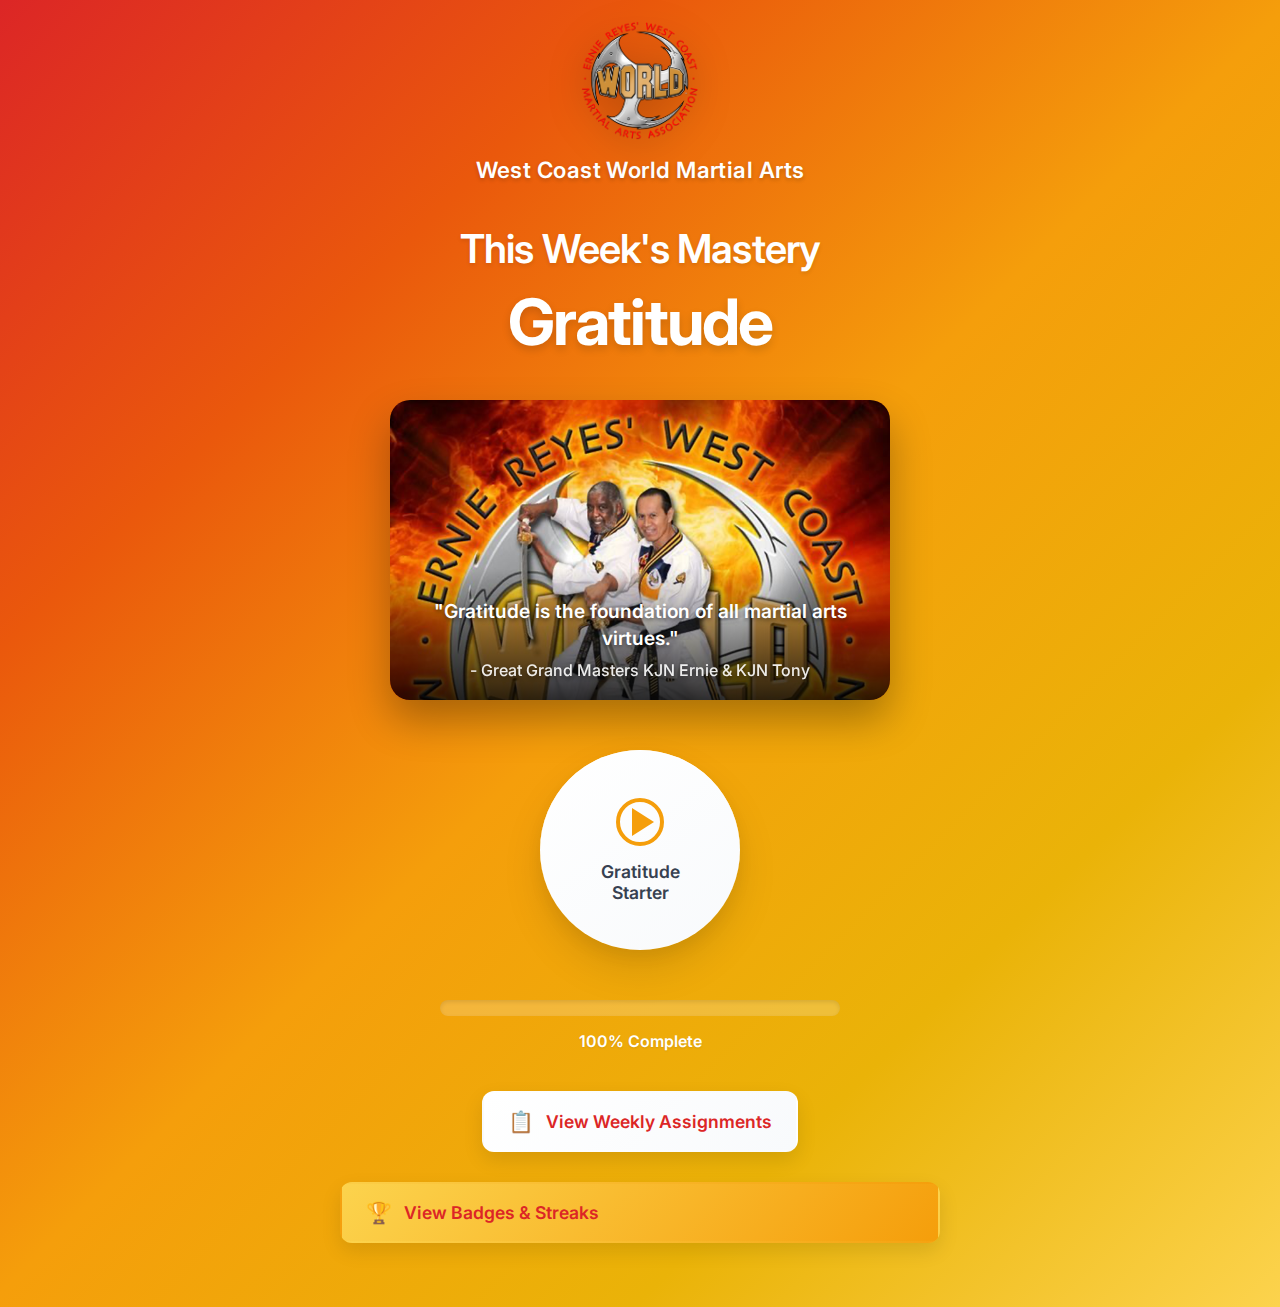
<file: index.html>
<!DOCTYPE html>
<html lang="en">
<head>
    <meta charset="UTF-8">
    <meta name="viewport" content="width=device-width, initial-scale=1.0">
    <title>Weekly Mastery - Gratitude | WCWMA</title>
    <link rel="stylesheet" href="styles.css">
    <link href="https://fonts.googleapis.com/css2?family=Inter:wght@400;600;700&display=swap" rel="stylesheet">
</head>
<body>
    <div class="container">


                 <!-- Main Content -->
         <div class="main-content">
                           <!-- WCWMA Header Logo -->
              <div class="wcwma-header-logo">
                  <img src="WCWMA Logo - Transparent.png" alt="WCWMA" class="header-logo">
                  <h2 class="school-name">West Coast World Martial Arts</h2>
              </div>
             
                          <h1 class="mastery-title">This Week's Mastery</h1>
             <h2 class="theme-headline">Gratitude</h2>
             
                           <!-- Great Grand Master Section -->
              <div class="ggm-section">
                  <div class="ggm-image-container">
                      <img src="GGMs.png" alt="Great Grand Masters KJN Ernie and KJN Tony teaching Gratitude" class="ggm-image">
                      <div class="ggm-overlay">
                          <div class="ggm-quote">"Gratitude is the foundation of all martial arts virtues."</div>
                          <div class="ggm-name">- Great Grand Masters KJN Ernie & KJN Tony</div>
                      </div>
                  </div>
              </div>
            
                         <!-- Gratitude Starter Badge -->
             <div class="badge-container">
                 <div class="gratitude-badge">
                     <div class="badge-icon">
                         <svg width="48" height="48" viewBox="0 0 24 24" fill="none" xmlns="http://www.w3.org/2000/svg">
                             <path d="M8 5v14l11-7z" fill="#F59E0B"/>
                             <circle cx="12" cy="12" r="11" fill="none" stroke="#F59E0B" stroke-width="2"/>
                         </svg>
                     </div>
                     <div class="badge-text">
                         <div class="badge-line-1">Gratitude</div>
                         <div class="badge-line-2">Starter</div>
                     </div>
                 </div>
             </div>

            <!-- Progress Bar -->
            <div class="progress-container">
                <div class="progress-bar">
                    <div class="progress-fill"></div>
                </div>
                <div class="progress-text">100% Complete</div>
            </div>

            <!-- Assignments Link -->
            <div class="assignments-link">
                <a href="assignments.html" class="assignments-btn">
                    <span class="btn-icon">📋</span>
                    <span class="btn-text">View Weekly Assignments</span>
                </a>
            </div>

            <!-- Badges Link -->
            <div class="badges-link">
                <a href="badges.html" class="badges-btn">
                    <span class="btn-icon">🏆</span>
                    <span class="btn-text">View Badges & Streaks</span>
                </a>
            </div>

            <!-- Burned-in Caption -->
            <div class="burned-caption">
                This Week's Mastery: Gratitude
            </div>
        </div>
    </div>

    <script src="script.js"></script>
</body>
</html>
</file>
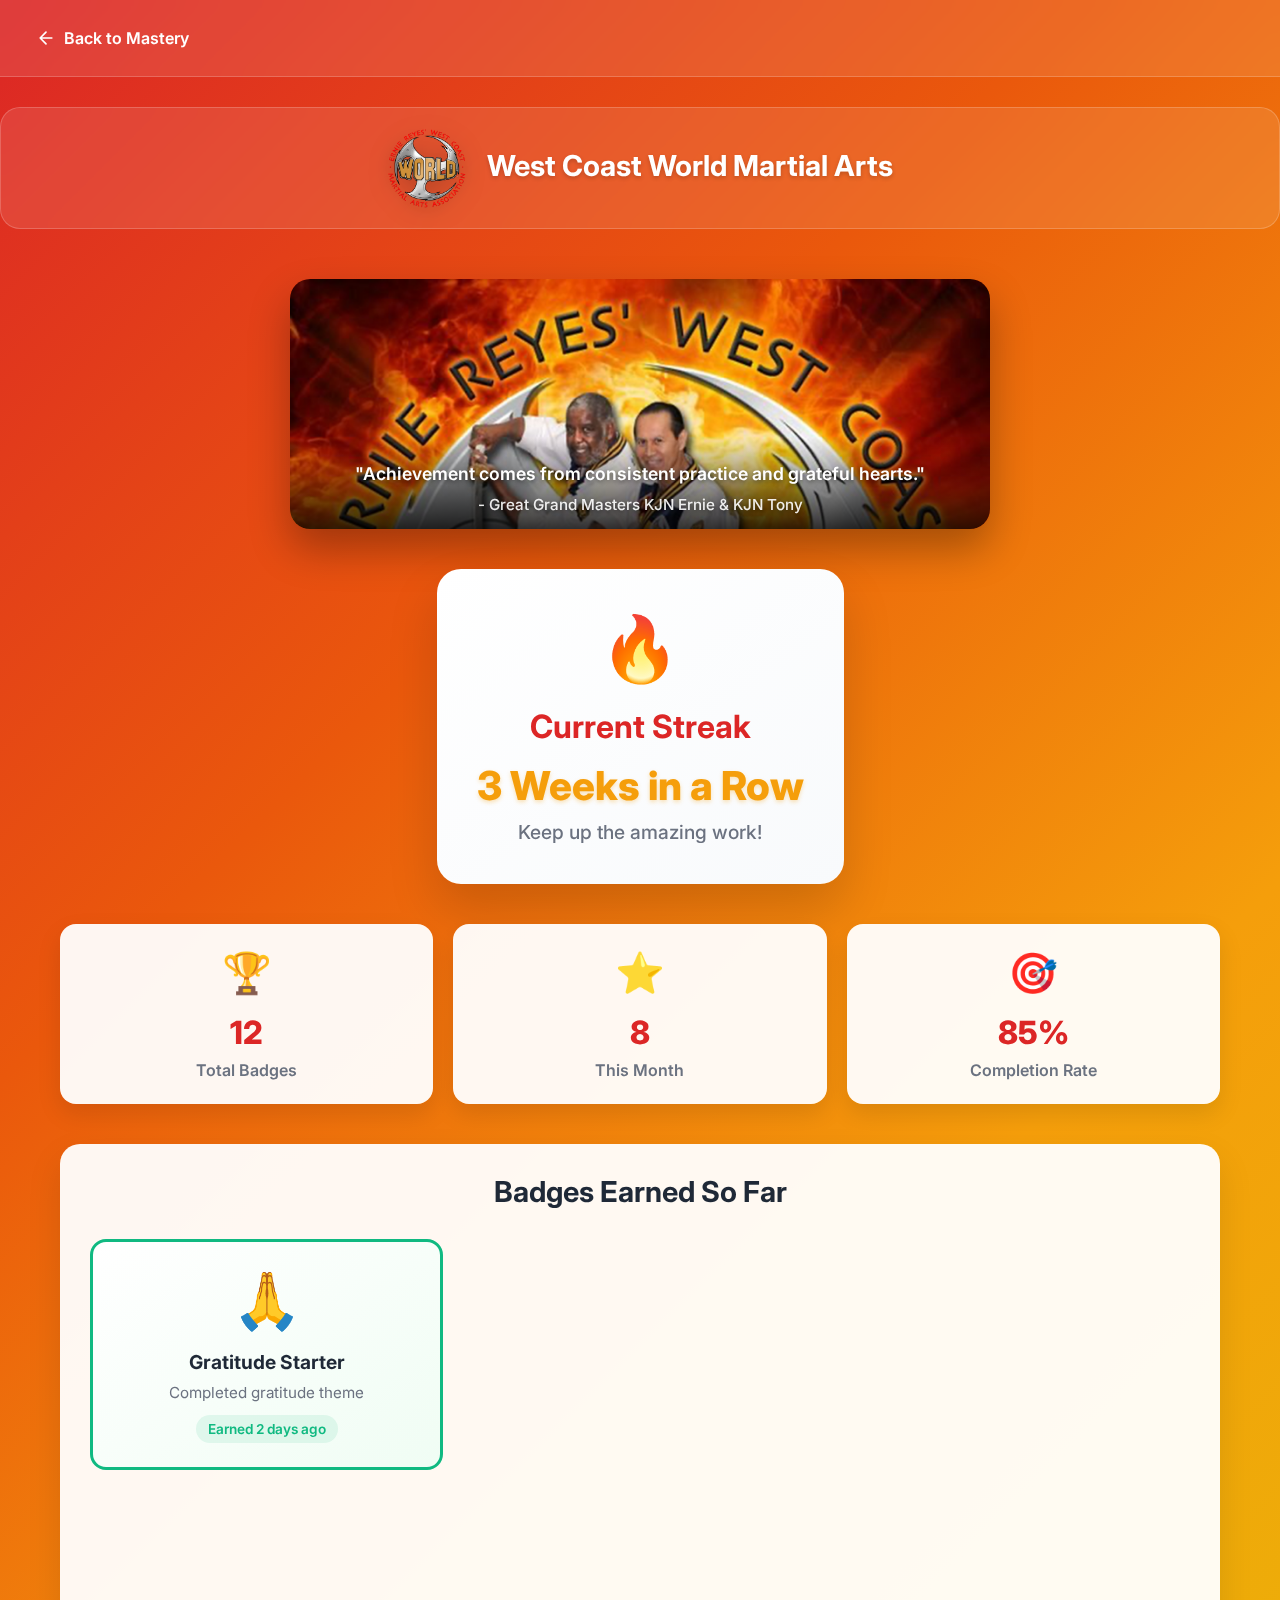
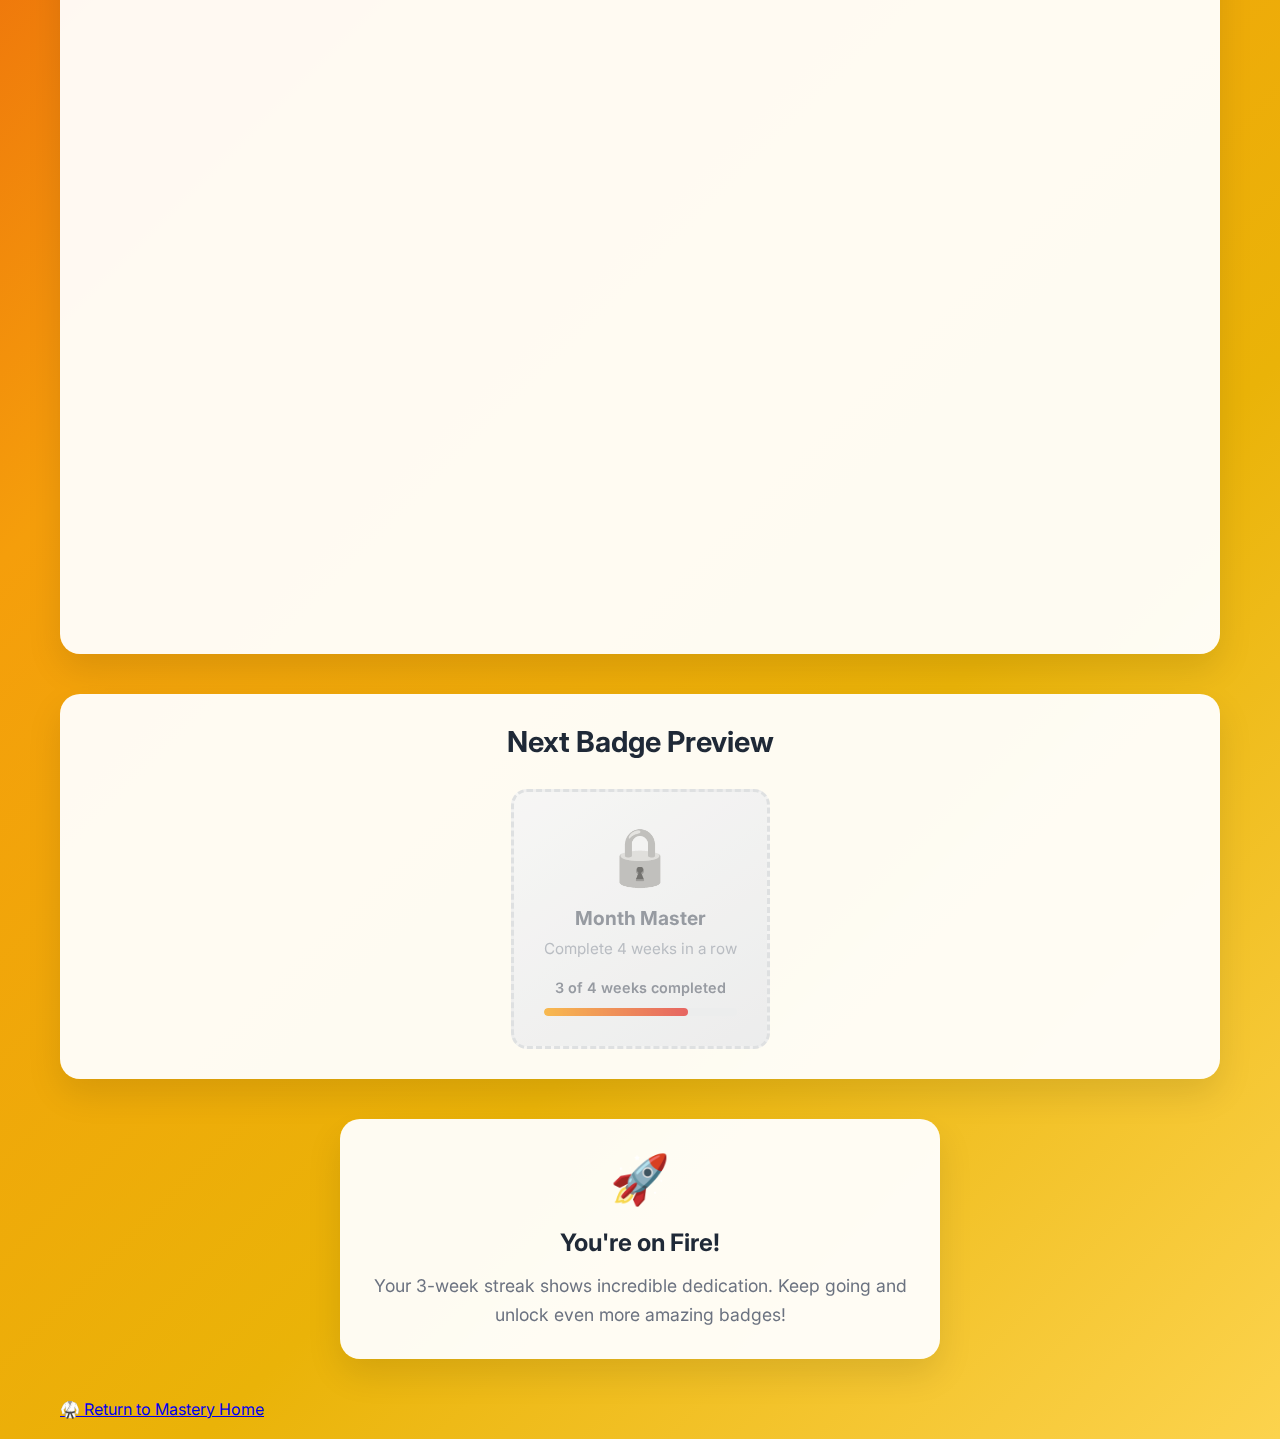
<file: badges.html>
<!DOCTYPE html>
<html lang="en">
<head>
    <meta charset="UTF-8">
    <meta name="viewport" content="width=device-width, initial-scale=1.0">
    <title>Badges & Streaks - WCWMA</title>
    <link rel="stylesheet" href="badges.css">
    <link href="https://fonts.googleapis.com/css2?family=Inter:wght@400;600;700&display=swap" rel="stylesheet">
</head>
<body>
    <div class="container">
                 <!-- Header with Navigation -->
         <header class="header">
             <div class="back-button" onclick="goBack()">
                 <svg width="24" height="24" viewBox="0 0 24 24" fill="none" xmlns="http://www.w3.org/2000/svg">
                     <path d="M19 12H5M12 19L5 12L12 5" stroke="white" stroke-width="2" stroke-linecap="round" stroke-linejoin="round"/>
                 </svg>
                 <span>Back to Mastery</span>
             </div>
         </header>
         
         <!-- WCWMA Brand Header -->
                   <div class="wcwma-brand-header">
              <div class="brand-logo">
                  <img src="WCWMA Logo - Transparent.png" alt="WCWMA" class="brand-logo-img">
              </div>
             <div class="brand-text">
                 <h1 class="brand-title">West Coast World Martial Arts</h1>
             </div>
         </div>

                 <!-- Main Content -->
         <main class="main-content">
                           <!-- Great Grand Master Section -->
              <div class="ggm-section">
                  <div class="ggm-image-container">
                      <img src="GGMs.png" alt="Great Grand Masters KJN Ernie and KJN Tony teaching Gratitude" class="ggm-image">
                      <div class="ggm-overlay">
                          <div class="ggm-quote">"Achievement comes from consistent practice and grateful hearts."</div>
                          <div class="ggm-name">- Great Grand Masters KJN Ernie & KJN Tony</div>
                      </div>
                  </div>
              </div>
             
             <!-- Streak Header -->
             <div class="streak-header">
                <div class="streak-badge">
                    <div class="streak-icon">🔥</div>
                    <h1 class="streak-title">Current Streak</h1>
                    <div class="streak-count">3 Weeks in a Row</div>
                    <p class="streak-subtitle">Keep up the amazing work!</p>
                </div>
            </div>

            <!-- Stats Overview -->
            <div class="stats-overview">
                <div class="stat-card">
                    <div class="stat-icon">🏆</div>
                    <div class="stat-info">
                        <div class="stat-number">12</div>
                        <div class="stat-label">Total Badges</div>
                    </div>
                </div>
                <div class="stat-card">
                    <div class="stat-icon">⭐</div>
                    <div class="stat-info">
                        <div class="stat-number">8</div>
                        <div class="stat-label">This Month</div>
                    </div>
                </div>
                <div class="stat-card">
                    <div class="stat-icon">🎯</div>
                    <div class="stat-info">
                        <div class="stat-number">85%</div>
                        <div class="stat-label">Completion Rate</div>
                    </div>
                </div>
            </div>

            <!-- Badges Section -->
            <div class="badges-section">
                <h2 class="section-title">Badges Earned So Far</h2>
                
                <div class="badges-grid">
                    <!-- Gratitude Badges -->
                    <div class="badge-item earned" data-badge="gratitude-starter">
                        <div class="badge-icon">🙏</div>
                        <h3 class="badge-title">Gratitude Starter</h3>
                        <p class="badge-description">Completed gratitude theme</p>
                        <div class="badge-date">Earned 2 days ago</div>
                    </div>

                    <div class="badge-item earned" data-badge="gratitude-master">
                        <div class="badge-icon">🌟</div>
                        <h3 class="badge-title">Gratitude Master</h3>
                        <p class="badge-description">All gratitude assignments complete</p>
                        <div class="badge-date">Earned today</div>
                    </div>

                    <!-- Previous Theme Badges -->
                    <div class="badge-item earned" data-badge="respect-beginner">
                        <div class="badge-icon">🤝</div>
                        <h3 class="badge-title">Respect Beginner</h3>
                        <p class="badge-description">Started respect theme</p>
                        <div class="badge-date">Earned 1 week ago</div>
                    </div>

                    <div class="badge-item earned" data-badge="respect-achiever">
                        <div class="badge-icon">💎</div>
                        <h3 class="badge-title">Respect Achiever</h3>
                        <p class="badge-description">Completed respect theme</p>
                        <div class="badge-date">Earned 1 week ago</div>
                    </div>

                    <div class="badge-item earned" data-badge="discipline-starter">
                        <div class="badge-icon">⚡</div>
                        <h3 class="badge-title">Discipline Starter</h3>
                        <p class="badge-description">Started discipline theme</p>
                        <div class="badge-date">Earned 2 weeks ago</div>
                    </div>

                    <div class="badge-item earned" data-badge="discipline-master">
                        <div class="badge-icon">🏅</div>
                        <h3 class="badge-title">Discipline Master</h3>
                        <p class="badge-description">Completed discipline theme</p>
                        <div class="badge-date">Earned 2 weeks ago</div>
                    </div>

                    <!-- Streak Badges -->
                    <div class="badge-item earned" data-badge="week-streak-1">
                        <div class="badge-icon">📅</div>
                        <h3 class="badge-title">Week Warrior</h3>
                        <p class="badge-description">1 week streak</p>
                        <div class="badge-date">Earned 2 weeks ago</div>
                    </div>

                    <div class="badge-item earned" data-badge="week-streak-2">
                        <div class="badge-icon">📅📅</div>
                        <h3 class="badge-title">Fortnight Fighter</h3>
                        <p class="badge-description">2 week streak</p>
                        <div class="badge-date">Earned 1 week ago</div>
                    </div>

                    <div class="badge-item earned" data-badge="week-streak-3">
                        <div class="badge-icon">📅📅📅</div>
                        <h3 class="badge-title">Triple Week Titan</h3>
                        <p class="badge-description">3 week streak</p>
                        <div class="badge-date">Earned today</div>
                    </div>

                    <!-- Special Achievement Badges -->
                    <div class="badge-item earned" data-badge="first-perfect">
                        <div class="badge-icon">💯</div>
                        <h3 class="badge-title">Perfect Score</h3>
                        <p class="badge-description">100% on first assignment</p>
                        <div class="badge-date">Earned 3 weeks ago</div>
                    </div>

                    <div class="badge-item earned" data-badge="helpful-student">
                        <div class="badge-icon">🤲</div>
                        <h3 class="badge-title">Helpful Student</h3>
                        <p class="badge-description">Helped classmates 5 times</p>
                        <div class="badge-date">Earned 1 week ago</div>
                    </div>

                    <div class="badge-item earned" data-badge="family-educator">
                        <div class="badge-icon">👨‍👩‍👧‍👦</div>
                        <h3 class="badge-title">Family Educator</h3>
                        <p class="badge-description">Shared themes with family</p>
                        <div class="badge-date">Earned 2 days ago</div>
                    </div>
                </div>
            </div>

            <!-- Next Badge Preview -->
            <div class="next-badge-section">
                <h2 class="section-title">Next Badge Preview</h2>
                <div class="next-badge-preview">
                    <div class="next-badge locked">
                        <div class="badge-icon">🔒</div>
                        <h3 class="badge-title">Month Master</h3>
                        <p class="badge-description">Complete 4 weeks in a row</p>
                        <div class="progress-info">
                            <div class="progress-text">3 of 4 weeks completed</div>
                            <div class="progress-bar">
                                <div class="progress-fill" style="width: 75%"></div>
                            </div>
                        </div>
                    </div>
                </div>
            </div>

                         <!-- Motivation Section -->
             <div class="motivation-section">
                 <div class="motivation-card">
                     <div class="motivation-icon">🚀</div>
                     <h3>You're on Fire!</h3>
                     <p>Your 3-week streak shows incredible dedication. Keep going and unlock even more amazing badges!</p>
                 </div>
             </div>
             
             <!-- Return to Home Button -->
             <div class="return-home-section">
                 <a href="index.html" class="return-home-btn">
                     <span class="btn-icon">🥋</span>
                     <span class="btn-text">Return to Mastery Home</span>
                 </a>
             </div>
         </main>

        <!-- Badge Detail Modal -->
        <div class="badge-modal" id="badgeModal">
            <div class="modal-content">
                <div class="modal-header">
                    <div class="modal-badge-icon" id="modalBadgeIcon">🙏</div>
                    <h3 id="modalBadgeTitle">Badge Title</h3>
                    <p id="modalBadgeDescription">Badge description goes here</p>
                </div>
                <div class="modal-details">
                    <div class="detail-item">
                        <span class="detail-label">Earned:</span>
                        <span class="detail-value" id="modalBadgeDate">Date</span>
                    </div>
                    <div class="detail-item">
                        <span class="detail-label">Category:</span>
                        <span class="detail-value" id="modalBadgeCategory">Category</span>
                    </div>
                    <div class="detail-item">
                        <span class="detail-label">Difficulty:</span>
                        <span class="detail-value" id="modalBadgeDifficulty">Difficulty</span>
                    </div>
                </div>
                <button class="modal-close-btn" onclick="closeBadgeModal()">Close</button>
            </div>
        </div>
    </div>

    <script src="badges.js"></script>
</body>
</html>
</file>
<file: styles.css>
/* Reset and Base Styles */
* {
    margin: 0;
    padding: 0;
    box-sizing: border-box;
}

body {
    font-family: 'Inter', -apple-system, BlinkMacSystemFont, 'Segoe UI', Roboto, sans-serif;
    min-height: 100vh;
    overflow-x: hidden;
}

/* WCWMA Red to Gold Gradient Background */
.container {
    min-height: 100vh;
    background: linear-gradient(135deg, #DC2626 0%, #EA580C 25%, #F59E0B 50%, #EAB308 75%, #FCD34D 100%);
    display: flex;
    flex-direction: column;
    align-items: center;
    justify-content: center;
    position: relative;
    padding: 20px;
}



/* Main Content */
.main-content {
    text-align: center;
    z-index: 2;
    max-width: 600px;
    width: 100%;
}

/* WCWMA Header Logo */
.wcwma-header-logo {
    margin-bottom: 40px;
    display: flex;
    flex-direction: column;
    align-items: center;
    gap: 15px;
}

.header-logo {
    width: 120px;
    height: 120px;
    filter: drop-shadow(0 8px 20px rgba(0, 0, 0, 0.2));
    transition: transform 0.3s ease;
    object-fit: contain;
}

.header-logo:hover {
    transform: scale(1.05);
}

.school-name {
    font-size: 1.4rem;
    font-weight: 600;
    color: white;
    text-shadow: 0 2px 4px rgba(0, 0, 0, 0.2);
    letter-spacing: 0.02em;
    line-height: 1.3;
}

/* Mastery Title */
.mastery-title {
    font-size: 2.5rem;
    font-weight: 600;
    color: white;
    margin-bottom: 10px;
    text-shadow: 0 2px 4px rgba(0, 0, 0, 0.1);
    letter-spacing: -0.02em;
}

/* Theme Headline */
.theme-headline {
    font-size: 4rem;
    font-weight: 700;
    color: white;
    margin-bottom: 40px;
    text-shadow: 0 4px 8px rgba(0, 0, 0, 0.15);
    letter-spacing: -0.03em;
}

/* Great Grand Master Section */
.ggm-section {
    margin-bottom: 50px;
    display: flex;
    justify-content: center;
}

.ggm-image-container {
    position: relative;
    border-radius: 20px;
    overflow: hidden;
    box-shadow: 0 20px 40px rgba(0, 0, 0, 0.3);
    max-width: 500px;
    width: 100%;
}

.ggm-image {
    width: 100%;
    height: 300px;
    object-fit: cover;
    object-position: center top;
    display: block;
}

.ggm-overlay {
    position: absolute;
    bottom: 0;
    left: 0;
    right: 0;
    background: linear-gradient(transparent, rgba(0, 0, 0, 0.8));
    color: white;
    padding: 30px 20px 20px;
    text-align: center;
}

.ggm-quote {
    font-size: 1.2rem;
    font-weight: 600;
    margin-bottom: 8px;
    text-shadow: 0 2px 4px rgba(0, 0, 0, 0.5);
    line-height: 1.4;
}

.ggm-name {
    font-size: 1rem;
    font-weight: 500;
    opacity: 0.9;
    text-shadow: 0 2px 4px rgba(0, 0, 0, 0.5);
}

/* Badge Container */
.badge-container {
    margin-bottom: 50px;
    display: flex;
    justify-content: center;
}

/* Gratitude Starter Badge */
.gratitude-badge {
    background: linear-gradient(145deg, #FFFFFF, #F8FAFC);
    border-radius: 50%;
    width: 200px;
    height: 200px;
    display: flex;
    flex-direction: column;
    align-items: center;
    justify-content: center;
    box-shadow: 
        0 20px 40px rgba(0, 0, 0, 0.1),
        0 8px 16px rgba(0, 0, 0, 0.06),
        inset 0 1px 0 rgba(255, 255, 255, 0.8);
    position: relative;
    transition: transform 0.3s ease, box-shadow 0.3s ease;
}

.gratitude-badge:hover {
    transform: translateY(-5px);
    box-shadow: 
        0 25px 50px rgba(0, 0, 0, 0.15),
        0 10px 20px rgba(0, 0, 0, 0.08),
        inset 0 1px 0 rgba(255, 255, 255, 0.8);
}

.badge-icon {
    margin-bottom: 15px;
    display: flex;
    align-items: center;
    justify-content: center;
}

.badge-text {
    font-size: 1.1rem;
    font-weight: 600;
    color: #374151;
    text-align: center;
    line-height: 1.2;
}

/* Progress Container */
.progress-container {
    margin-bottom: 40px;
    width: 100%;
    max-width: 400px;
    margin-left: auto;
    margin-right: auto;
}

/* Progress Bar */
.progress-bar {
    width: 100%;
    height: 16px;
    background: rgba(255, 255, 255, 0.2);
    border-radius: 8px;
    overflow: hidden;
    margin-bottom: 15px;
    box-shadow: inset 0 2px 4px rgba(0, 0, 0, 0.1);
}

.progress-fill {
    width: 100%;
    height: 100%;
    background: linear-gradient(90deg, #FCD34D, #F59E0B);
    border-radius: 8px;
    box-shadow: 0 2px 4px rgba(0, 0, 0, 0.1);
    animation: progressGlow 2s ease-in-out infinite alternate;
}

@keyframes progressGlow {
    from {
        box-shadow: 0 2px 4px rgba(0, 0, 0, 0.1);
    }
    to {
        box-shadow: 0 2px 8px rgba(245, 158, 11, 0.4);
    }
}

.progress-text {
    font-size: 1rem;
    font-weight: 600;
    color: white;
    text-shadow: 0 1px 2px rgba(0, 0, 0, 0.1);
}

/* Assignments Link */
.assignments-link {
    margin: 30px 0;
    display: flex;
    justify-content: center;
}

.assignments-btn {
    display: flex;
    align-items: center;
    gap: 12px;
    background: linear-gradient(135deg, #FFFFFF, #F8FAFC);
    color: #DC2626;
    text-decoration: none;
    padding: 16px 24px;
    border-radius: 12px;
    font-weight: 600;
    font-size: 1.1rem;
    box-shadow: 0 8px 20px rgba(0, 0, 0, 0.1);
    transition: all 0.3s ease;
    border: 2px solid transparent;
}

.assignments-btn:hover {
    transform: translateY(-3px);
    box-shadow: 0 12px 25px rgba(0, 0, 0, 0.15);
    border-color: #F59E0B;
}

.assignments-btn:active {
    transform: translateY(-1px);
}

.btn-icon {
    font-size: 1.3rem;
}

    .btn-text {
        white-space: nowrap;
    }
}

/* Badges Link */
.badges-link {
    margin: 20px 0;
    display: flex;
    justify-content: center;
}

.badges-btn {
    display: flex;
    align-items: center;
    gap: 12px;
    background: linear-gradient(135deg, #FCD34D, #F59E0B);
    color: #DC2626;
    text-decoration: none;
    padding: 16px 24px;
    border-radius: 12px;
    font-weight: 600;
    font-size: 1.1rem;
    box-shadow: 0 8px 20px rgba(0, 0, 0, 0.1);
    transition: all 0.3s ease;
    border: 2px solid transparent;
}

.badges-btn:hover {
    transform: translateY(-3px);
    box-shadow: 0 12px 25px rgba(0, 0, 0, 0.15);
    border-color: #DC2626;
}

.badges-btn:active {
    transform: translateY(-1px);
}

/* Burned-in Caption */
.burned-caption {
    font-size: 1.2rem;
    font-weight: 600;
    color: rgba(255, 255, 255, 0.9);
    text-shadow: 0 2px 4px rgba(0, 0, 0, 0.2);
    letter-spacing: 0.02em;
    margin-top: 20px;
}

/* Responsive Design */
@media (max-width: 768px) {
    .mastery-title {
        font-size: 2rem;
    }
    
    .theme-headline {
        font-size: 3rem;
        margin-bottom: 40px;
    }
    
    .gratitude-badge {
        width: 160px;
        height: 160px;
    }
    
    .badge-icon svg {
        width: 36px;
        height: 36px;
    }
    
    .badge-text {
        font-size: 1rem;
    }
    

     
     .header-logo {
         width: 100px;
         height: 100px;
     }
     
     .school-name {
         font-size: 1.2rem;
     }
}

@media (max-width: 480px) {
    .container {
        padding: 15px;
    }
    
    .mastery-title {
        font-size: 1.8rem;
    }
    
         .theme-headline {
         font-size: 2.5rem;
         margin-bottom: 30px;
     }
     
     .ggm-image {
         height: 250px;
     }
     
     .ggm-quote {
         font-size: 1.1rem;
     }
     
     .ggm-name {
         font-size: 0.9rem;
     }
     
     .gratitude-badge {
        width: 140px;
        height: 140px;
    }
    
    .badge-icon svg {
        width: 32px;
        height: 32px;
    }
    
    .progress-container {
        max-width: 300px;
    }
    
    .assignments-btn {
        padding: 14px 20px;
        font-size: 1rem;
    }
    
    .btn-icon {
        font-size: 1.2rem;
    }
    
         .badges-btn {
         padding: 14px 20px;
         font-size: 1rem;
     }
     
     .header-logo {
         width: 80px;
         height: 80px;
     }
     
     .school-name {
         font-size: 1rem;
     }
}

/* Accessibility Improvements */
@media (prefers-reduced-motion: reduce) {
    .progress-fill {
        animation: none;
    }
    
    .gratitude-badge:hover {
        transform: none;
        box-shadow: 
            0 20px 40px rgba(0, 0, 0, 0.1),
            0 8px 16px rgba(0, 0, 0, 0.06),
            inset 0 1px 0 rgba(255, 255, 255, 0.8);
    }
}

/* High Contrast Mode Support */
@media (prefers-contrast: high) {
    .gratitude-badge {
        border: 3px solid #000000;
    }
    
    .progress-bar {
        border: 2px solid #FFFFFF;
    }
}
</file>
<file: badges.css>
/* Reset and Base Styles */
* {
    margin: 0;
    padding: 0;
    box-sizing: border-box;
}

body {
    font-family: 'Inter', -apple-system, BlinkMacSystemFont, 'Segoe UI', Roboto, sans-serif;
    min-height: 100vh;
    background: linear-gradient(135deg, #DC2626 0%, #EA580C 25%, #F59E0B 50%, #EAB308 75%, #FCD34D 100%);
    color: #1F2937;
}

.container {
    min-height: 100vh;
    position: relative;
}

/* Header Styles */
.header {
    display: flex;
    justify-content: space-between;
    align-items: center;
    padding: 20px;
    background: rgba(255, 255, 255, 0.1);
    backdrop-filter: blur(10px);
    border-bottom: 1px solid rgba(255, 255, 255, 0.2);
}

.back-button {
    display: flex;
    align-items: center;
    gap: 8px;
    color: white;
    font-weight: 600;
    cursor: pointer;
    padding: 8px 16px;
    border-radius: 8px;
    transition: background-color 0.3s ease;
}

.back-button:hover {
    background: rgba(255, 255, 255, 0.2);
}

.back-button svg {
    width: 20px;
    height: 20px;
}



/* WCWMA Brand Header */
.wcwma-brand-header {
    display: flex;
    align-items: center;
    justify-content: center;
    gap: 20px;
    margin: 30px 0;
    padding: 20px;
    background: rgba(255, 255, 255, 0.1);
    border-radius: 20px;
    backdrop-filter: blur(10px);
    border: 1px solid rgba(255, 255, 255, 0.2);
}

.brand-logo {
    display: flex;
    align-items: center;
    justify-content: center;
}

.brand-logo-img {
    width: 80px;
    height: 80px;
    filter: drop-shadow(0 4px 12px rgba(0, 0, 0, 0.2));
    object-fit: contain;
}

.brand-text {
    text-align: center;
}

.brand-title {
    font-size: 1.8rem;
    font-weight: 700;
    color: white;
    margin-bottom: 5px;
    text-shadow: 0 2px 4px rgba(0, 0, 0, 0.2);
}

.brand-subtitle {
    font-size: 1.2rem;
    font-weight: 600;
    color: #FCD34D;
    text-shadow: 0 2px 4px rgba(0, 0, 0, 0.2);
}

/* Main Content */
.main-content {
    padding: 20px;
    max-width: 1200px;
    margin: 0 auto;
}

/* Great Grand Master Section */
.ggm-section {
    margin-bottom: 40px;
    display: flex;
    justify-content: center;
}

.ggm-image-container {
    position: relative;
    border-radius: 20px;
    overflow: hidden;
    box-shadow: 0 20px 40px rgba(0, 0, 0, 0.3);
    max-width: 700px;
    width: 100%;
}

.ggm-image {
    width: 100%;
    height: 250px;
    object-fit: cover;
    object-position: center top;
    display: block;
}

.ggm-overlay {
    position: absolute;
    bottom: 0;
    left: 0;
    right: 0;
    background: linear-gradient(transparent, rgba(0, 0, 0, 0.8));
    color: white;
    padding: 25px 20px 15px;
    text-align: center;
}

.ggm-quote {
    font-size: 1.1rem;
    font-weight: 600;
    margin-bottom: 8px;
    text-shadow: 0 2px 4px rgba(0, 0, 0, 0.5);
    line-height: 1.4;
}

.ggm-name {
    font-size: 0.95rem;
    font-weight: 500;
    opacity: 0.9;
    text-shadow: 0 2px 4px rgba(0, 0, 0, 0.5);
}

/* Streak Header */
.streak-header {
    text-align: center;
    margin-bottom: 40px;
}

.streak-badge {
    background: linear-gradient(145deg, #FFFFFF, #F8FAFC);
    border-radius: 24px;
    padding: 40px;
    box-shadow: 0 25px 50px rgba(0, 0, 0, 0.15);
    display: inline-block;
    max-width: 500px;
}

.streak-icon {
    font-size: 4rem;
    margin-bottom: 20px;
    animation: streakGlow 2s ease-in-out infinite alternate;
}

@keyframes streakGlow {
    0% {
        transform: scale(1);
        filter: brightness(1);
    }
    100% {
        transform: scale(1.1);
        filter: brightness(1.2);
    }
}

.streak-title {
    font-size: 2rem;
    font-weight: 700;
    color: #DC2626;
    margin-bottom: 15px;
}

.streak-count {
    font-size: 2.5rem;
    font-weight: 800;
    color: #F59E0B;
    margin-bottom: 10px;
    text-shadow: 0 2px 4px rgba(245, 158, 11, 0.3);
}

.streak-subtitle {
    font-size: 1.2rem;
    color: #6B7280;
    font-weight: 500;
}

/* Stats Overview */
.stats-overview {
    display: grid;
    grid-template-columns: repeat(auto-fit, minmax(200px, 1fr));
    gap: 20px;
    margin-bottom: 40px;
}

.stat-card {
    background: rgba(255, 255, 255, 0.95);
    border-radius: 16px;
    padding: 24px;
    text-align: center;
    box-shadow: 0 10px 25px rgba(0, 0, 0, 0.1);
    transition: transform 0.3s ease;
}

.stat-card:hover {
    transform: translateY(-5px);
}

.stat-icon {
    font-size: 2.5rem;
    margin-bottom: 16px;
}

.stat-number {
    font-size: 2rem;
    font-weight: 800;
    color: #DC2626;
    margin-bottom: 8px;
}

.stat-label {
    font-size: 1rem;
    color: #6B7280;
    font-weight: 600;
}

/* Badges Section */
.badges-section {
    background: rgba(255, 255, 255, 0.95);
    border-radius: 20px;
    padding: 30px;
    margin-bottom: 40px;
    box-shadow: 0 15px 35px rgba(0, 0, 0, 0.1);
}

.section-title {
    font-size: 1.8rem;
    font-weight: 700;
    color: #1F2937;
    margin-bottom: 30px;
    text-align: center;
}

/* Badges Grid */
.badges-grid {
    display: grid;
    grid-template-columns: repeat(auto-fill, minmax(280px, 1fr));
    gap: 20px;
}

.badge-item {
    background: white;
    border-radius: 16px;
    padding: 24px;
    text-align: center;
    border: 3px solid transparent;
    transition: all 0.3s ease;
    cursor: pointer;
    position: relative;
    overflow: hidden;
}

.badge-item::before {
    content: '';
    position: absolute;
    top: 0;
    left: 0;
    right: 0;
    height: 4px;
    background: linear-gradient(90deg, #DC2626, #F59E0B);
    transform: scaleX(0);
    transition: transform 0.3s ease;
}

.badge-item:hover::before {
    transform: scaleX(1);
}

.badge-item:hover {
    transform: translateY(-8px);
    box-shadow: 0 20px 40px rgba(0, 0, 0, 0.15);
    border-color: #F59E0B;
}

.badge-item.earned {
    background: linear-gradient(145deg, #FFFFFF, #F0FDF4);
    border-color: #10B981;
}

.badge-item.earned::before {
    background: linear-gradient(90deg, #10B981, #059669);
}

.badge-icon {
    font-size: 3.5rem;
    margin-bottom: 16px;
    transition: transform 0.3s ease;
}

.badge-item:hover .badge-icon {
    transform: scale(1.1);
}

.badge-title {
    font-size: 1.2rem;
    font-weight: 700;
    color: #1F2937;
    margin-bottom: 8px;
}

.badge-description {
    font-size: 0.95rem;
    color: #6B7280;
    line-height: 1.4;
    margin-bottom: 12px;
}

.badge-date {
    font-size: 0.85rem;
    color: #10B981;
    font-weight: 600;
    background: rgba(16, 185, 129, 0.1);
    padding: 6px 12px;
    border-radius: 20px;
    display: inline-block;
}

/* Next Badge Preview */
.next-badge-section {
    background: rgba(255, 255, 255, 0.95);
    border-radius: 20px;
    padding: 30px;
    margin-bottom: 40px;
    box-shadow: 0 15px 35px rgba(0, 0, 0, 0.1);
}

.next-badge-preview {
    display: flex;
    justify-content: center;
}

.next-badge {
    background: linear-gradient(145deg, #F3F4F6, #E5E7EB);
    border-radius: 16px;
    padding: 30px;
    text-align: center;
    border: 3px dashed #D1D5DB;
    max-width: 400px;
    opacity: 0.7;
}

.next-badge.locked .badge-icon {
    filter: grayscale(1);
}

.next-badge .badge-title {
    color: #6B7280;
}

.next-badge .badge-description {
    color: #9CA3AF;
}

.progress-info {
    margin-top: 20px;
}

.progress-text {
    font-size: 0.9rem;
    color: #6B7280;
    margin-bottom: 12px;
    font-weight: 600;
}

.progress-bar {
    width: 100%;
    height: 8px;
    background: #E5E7EB;
    border-radius: 4px;
    overflow: hidden;
}

.progress-fill {
    height: 100%;
    background: linear-gradient(90deg, #F59E0B, #DC2626);
    border-radius: 4px;
    transition: width 0.8s ease-out;
}

/* Motivation Section */
.motivation-section {
    text-align: center;
    margin-bottom: 40px;
}

.motivation-card {
    background: rgba(255, 255, 255, 0.95);
    border-radius: 20px;
    padding: 30px;
    box-shadow: 0 15px 35px rgba(0, 0, 0, 0.1);
    max-width: 600px;
    margin: 0 auto;
}

.motivation-icon {
    font-size: 3rem;
    margin-bottom: 20px;
}

.motivation-card h3 {
    font-size: 1.5rem;
    font-weight: 700;
    color: #1F2937;
    margin-bottom: 15px;
}

.motivation-card p {
    font-size: 1.1rem;
    color: #6B7280;
    line-height: 1.6;
}

/* Badge Modal */
.badge-modal {
    display: none;
    position: fixed;
    top: 0;
    left: 0;
    width: 100%;
    height: 100%;
    background: rgba(0, 0, 0, 0.6);
    z-index: 1000;
    align-items: center;
    justify-content: center;
}

.badge-modal.show {
    display: flex;
}

.modal-content {
    background: white;
    border-radius: 24px;
    padding: 40px;
    text-align: center;
    max-width: 500px;
    margin: 20px;
    box-shadow: 0 30px 60px rgba(0, 0, 0, 0.3);
    animation: modalSlide 0.4s ease-out;
}

@keyframes modalSlide {
    0% {
        transform: translateY(-50px);
        opacity: 0;
    }
    100% {
        transform: translateY(0);
        opacity: 1;
    }
}

.modal-header {
    margin-bottom: 30px;
}

.modal-badge-icon {
    font-size: 4rem;
    margin-bottom: 20px;
}

.modal-header h3 {
    font-size: 1.8rem;
    font-weight: 700;
    color: #1F2937;
    margin-bottom: 12px;
}

.modal-header p {
    font-size: 1.1rem;
    color: #6B7280;
    line-height: 1.5;
}

.modal-details {
    margin-bottom: 30px;
}

.detail-item {
    display: flex;
    justify-content: space-between;
    align-items: center;
    padding: 12px 0;
    border-bottom: 1px solid #E5E7EB;
}

.detail-item:last-child {
    border-bottom: none;
}

.detail-label {
    font-weight: 600;
    color: #6B7280;
}

.detail-value {
    font-weight: 700;
    color: #1F2937;
}

.modal-close-btn {
    background: linear-gradient(135deg, #DC2626, #EA580C);
    color: white;
    border: none;
    padding: 16px 32px;
    border-radius: 12px;
    font-weight: 600;
    font-size: 1.1rem;
    cursor: pointer;
    transition: all 0.3s ease;
}

.modal-close-btn:hover {
    transform: translateY(-2px);
    box-shadow: 0 10px 25px rgba(220, 38, 38, 0.3);
}

/* Responsive Design */
@media (max-width: 768px) {
    .header {
        padding: 15px;
    }
    
    .main-content {
        padding: 15px;
    }
    
         .streak-badge {
         padding: 30px 20px;
     }
     
     .streak-title {
         font-size: 1.6rem;
     }
     
     .wcwma-brand-header {
         flex-direction: column;
         gap: 15px;
         padding: 15px;
     }
     
     .brand-logo-img {
         width: 60px;
         height: 60px;
     }
     
     .brand-title {
         font-size: 1.5rem;
     }
     
          .brand-subtitle {
         font-size: 1rem;
     }
     
     .wcwma-brand-header {
         margin: 20px 0;
         padding: 15px;
     }
     
     .brand-logo-img {
         width: 50px;
         height: 50px;
     }
     
     .brand-title {
         font-size: 1.3rem;
     }
     
     .brand-subtitle {
         font-size: 0.9rem;
     }
     
     .ggm-image {
         height: 200px;
     }
     
     .ggm-quote {
         font-size: 1rem;
     }
     
     .ggm-name {
         font-size: 0.85rem;
     }
     
     .streak-count {
        font-size: 2rem;
    }
    
    .stats-overview {
        grid-template-columns: 1fr;
        gap: 15px;
    }
    
    .badges-grid {
        grid-template-columns: 1fr;
        gap: 15px;
    }
    
    .badge-item {
        padding: 20px;
    }
    
    .motivation-card {
        padding: 25px 20px;
    }
}

@media (max-width: 480px) {
    .streak-badge {
        padding: 25px 15px;
    }
    
    .streak-icon {
        font-size: 3rem;
    }
    
    .streak-title {
        font-size: 1.4rem;
    }
    
    .streak-count {
        font-size: 1.8rem;
    }
    
    .section-title {
        font-size: 1.5rem;
    }
    
    .badge-item {
        padding: 18px;
    }
    
    .badge-icon {
        font-size: 3rem;
    }
    
    .modal-content {
        padding: 30px 20px;
        margin: 15px;
    }
}

/* Accessibility Improvements */
@media (prefers-reduced-motion: reduce) {
    .streak-icon,
    .badge-item,
    .stat-card,
    .modal-content {
        animation: none;
        transition: none;
    }
    
    .badge-item:hover {
        transform: none;
    }
}

/* High Contrast Mode */
@media (prefers-contrast: high) {
    .badge-item {
        border-width: 4px;
    }
    
    .next-badge {
        border-width: 4px;
    }
}

/* Focus Styles for Accessibility */
.back-button:focus,
.badge-item:focus,
.modal-close-btn:focus {
    outline: 3px solid #F59E0B;
    outline-offset: 2px;
}

/* Badge Rarity Colors */
.badge-item[data-badge*="master"] {
    background: linear-gradient(145deg, #FFFFFF, #FEF3C7);
    border-color: #F59E0B;
}

.badge-item[data-badge*="streak"] {
    background: linear-gradient(145deg, #FFFFFF, #FEE2E2);
    border-color: #DC2626;
}

.badge-item[data-badge*="perfect"] {
    background: linear-gradient(145deg, #FFFFFF, #D1FAE5);
    border-color: #10B981;
}
</file>
